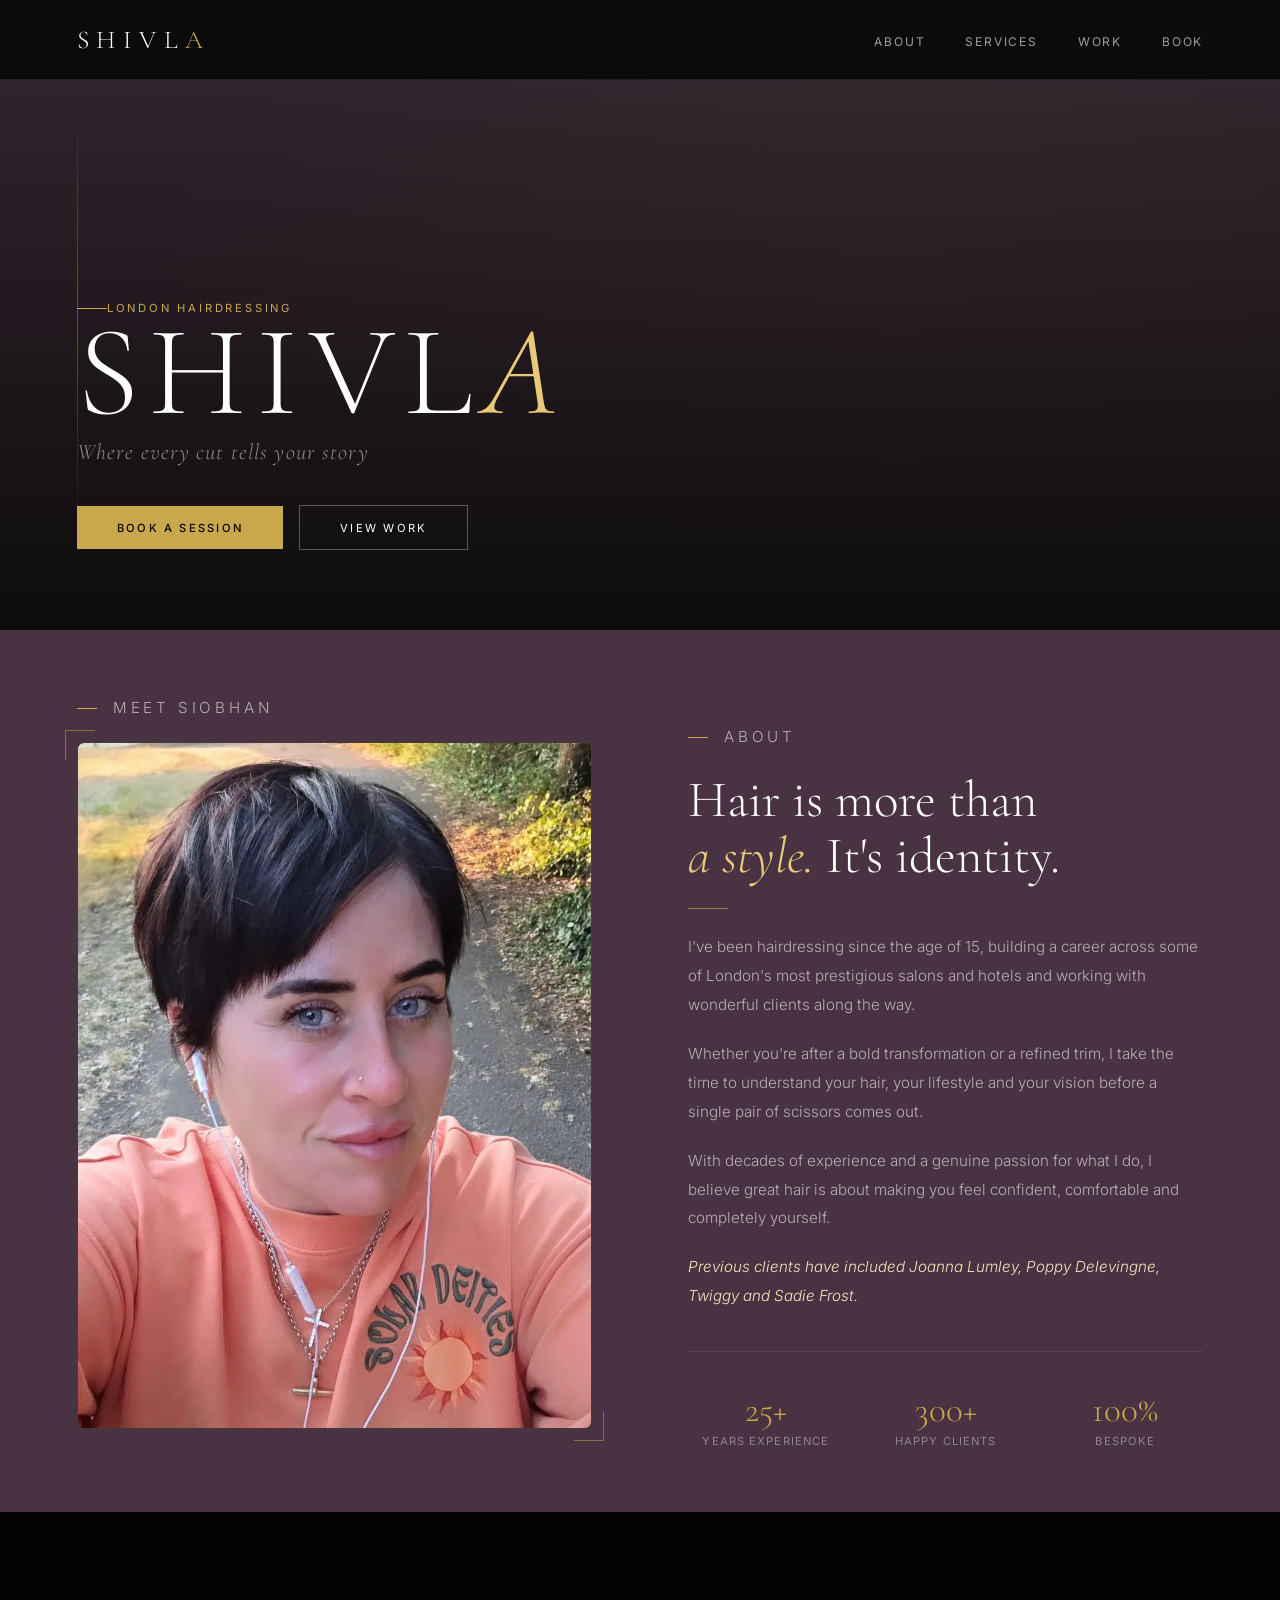
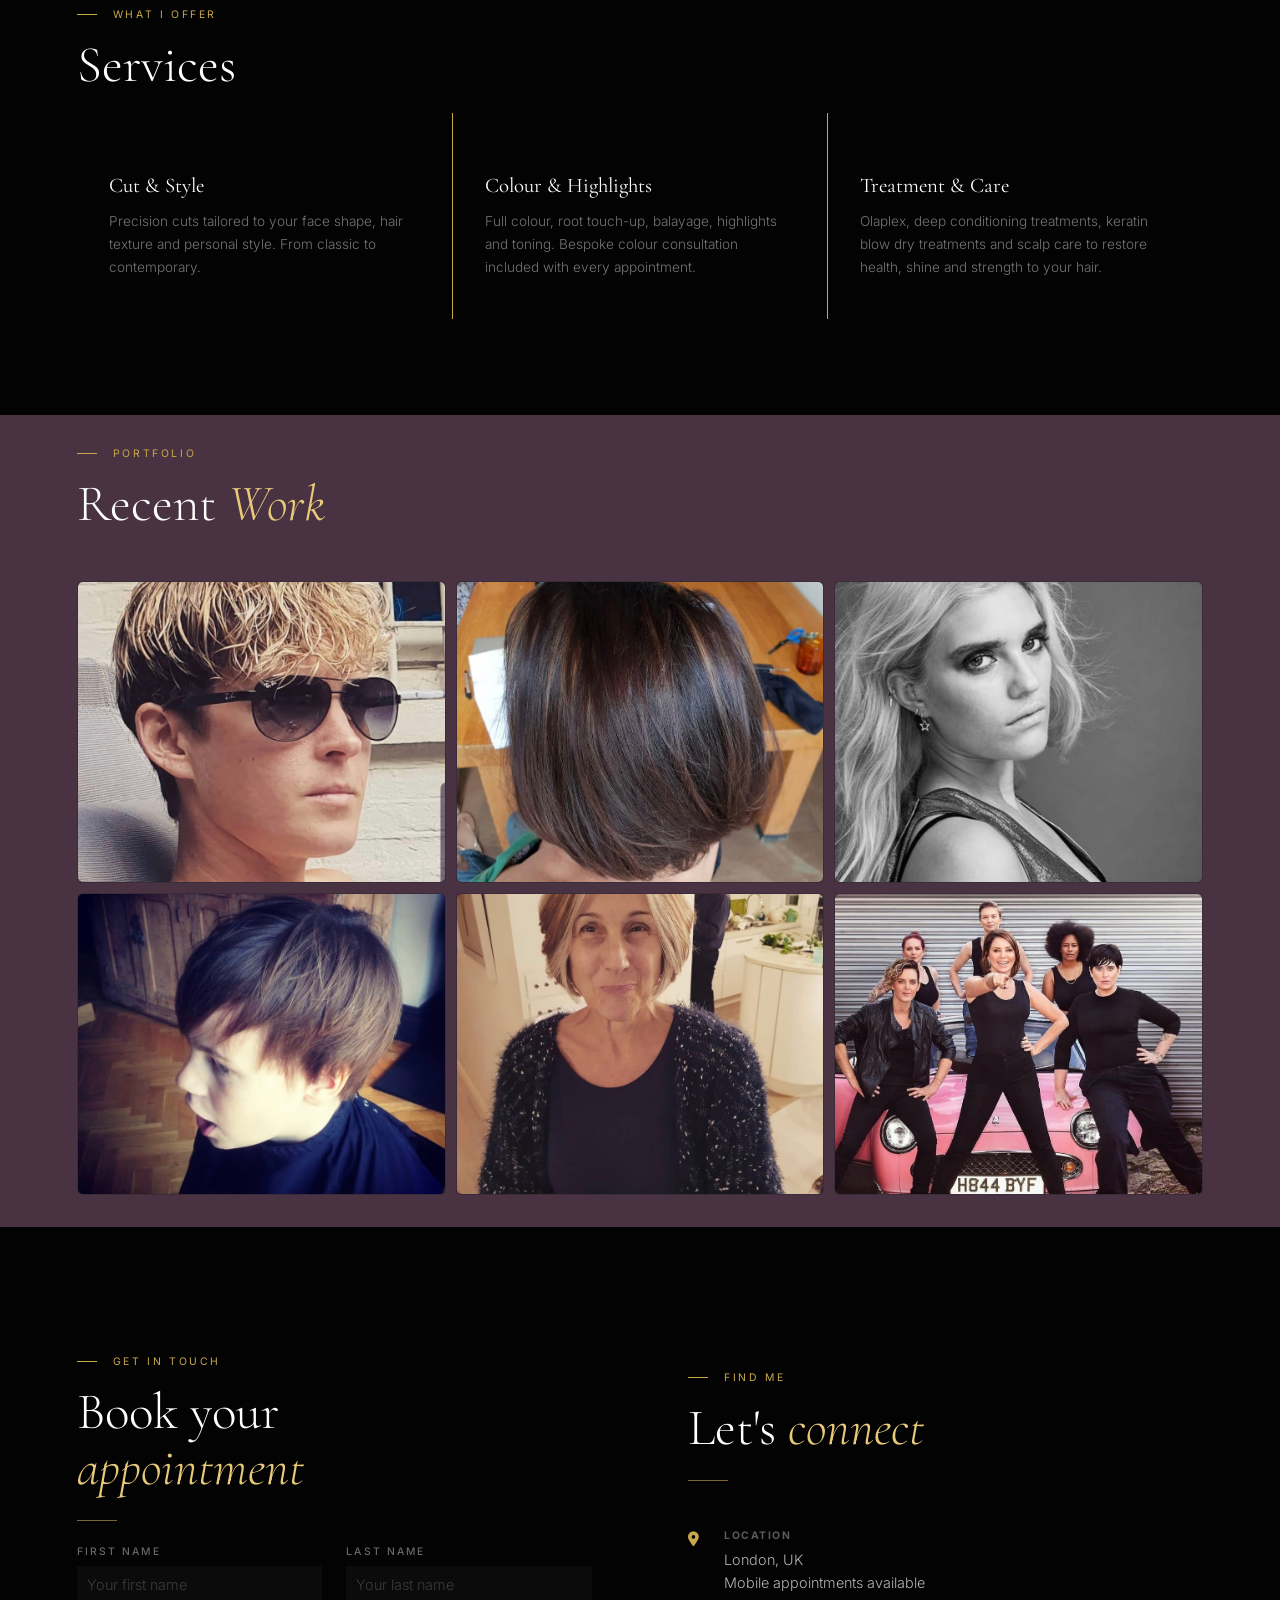
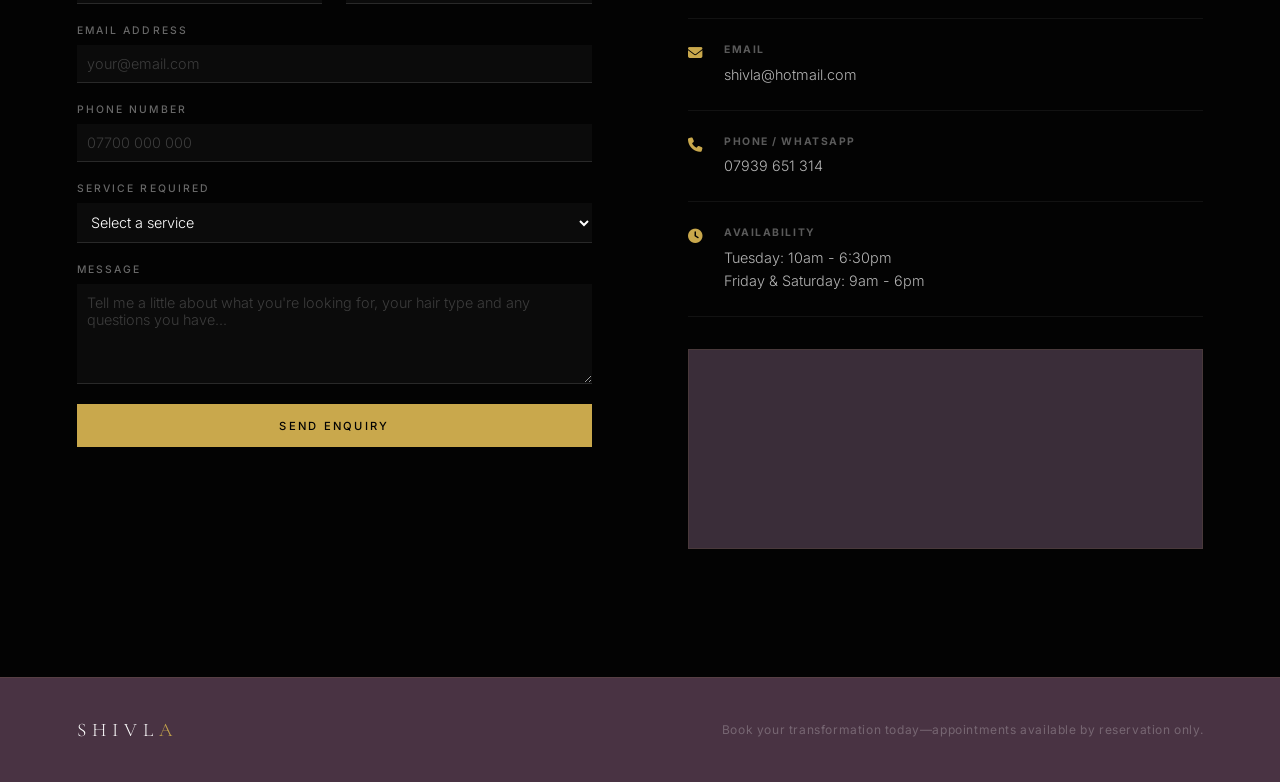
<file: index.html>
<!DOCTYPE html>
<html lang="en">
<head>
  <meta charset="UTF-8">
  <meta name="viewport" content="width=device-width, initial-scale=1.0">
  <title>SHIVLA — London Hairdressing</title>
  <link href="https://fonts.googleapis.com/css2?family=Cormorant+Garamond:ital,wght@0,300;0,400;0,600;1,300;1,400&family=Inter:wght@300;400;500&display=swap" rel="stylesheet">
  <link rel="stylesheet" href="https://cdnjs.cloudflare.com/ajax/libs/font-awesome/6.5.0/css/all.min.css">
  <link rel="stylesheet" href="assets/css/stylesheet.css">
</head>
<body>

  <!-- NAVBAR -->
  <nav>
    <a href="#hero" class="nav-logo">SHIVL<span>A</span></a>
    <button class="hamburger" id="hamburger" aria-label="Toggle menu">
      <span></span><span></span><span></span>
    </button>
    <ul class="nav-links" id="nav-links">
      <li><a href="#about">About</a></li>
      <li><a href="#services">Services</a></li>
      <li><a href="#work">Work</a></li>
      <li><a href="#contact">Book</a></li>
    </ul>
  </nav>

  <!-- HERO -->
  <section id="hero">
    <div class="hero-bg"></div>
    <div class="hero-line"></div>
    
    <div class="hero-content">
      <p class="hero-eyebrow">London Hairdressing</p>
      <h1 class="hero-name">SHIVL<em>A</em></h1>
      <p class="hero-sub">Where every cut tells your story</p>
      <div class="hero-ctas">
        <a href="#contact" class="btn-gold">Book a Session</a>
        <a href="#work" class="btn-outline">View Work</a>
      </div>
    </div>
  </section>

  <!-- ABOUT -->
  <section id="about">
    <p id="bio-img-text" class="section-eyebrow">Meet Siobhan</p>

    <div class="about-grid">

      <div class="about-image-frame fade-in">

        <div class="about-image-placeholder">
          <!--<i class="fas fa-user"></i>-->
          <img id="bio-img" src="assets/images/shivla-bio.webp" alt="image of client hair style">

        </div>
      </div>
      <div class="about-text fade-in">
        <p class="section-eyebrow">About</p>
        <h2 class="section-title">Hair is more than<br><em>a style.</em> It's identity.</h2>
        <div class="section-divider"></div>
        <p>I've been hairdressing since the age of 15, building a career across some of London's most prestigious salons and hotels and working with wonderful clients along the way.</p>        
        <p>Whether you're after a bold transformation or a refined trim, I take the time to understand your hair, your lifestyle and your vision before a single pair of scissors comes out.</p>
        <p>With decades of experience and a genuine passion for what I do, I believe great hair is about making you feel confident, comfortable and completely yourself.</p>
        <p id="previous-clients"><em>Previous clients have included Joanna Lumley, Poppy Delevingne, Twiggy and Sadie Frost.</em></p>
        <div class="about-stats">
          <div class="stat">
            <div class="stat-number">25+</div>
            <div class="stat-label">Years Experience</div>
          </div>
          <div class="stat">
            <div class="stat-number">300+</div>
            <div class="stat-label">Happy Clients</div>
          </div>
          <div class="stat">
            <div class="stat-number">100%</div>
            <div class="stat-label">Bespoke</div>
          </div>
        </div>
      </div>
    </div>
  </section>

  <!-- SERVICES -->
  <section id="services">
    <div class="services-header fade-in">
      <p class="section-eyebrow">What I offer</p>
      <h2 class="section-title">Services</h2>
    </div>
    <div class="services-grid">
      <div class="service-card fade-in">
        <span class="service-icon"></span>
        <h3 class="service-name">Cut & Style</h3>
        <p class="service-desc">Precision cuts tailored to your face shape, hair texture and personal style. From classic to contemporary.</p>
      </div>
      <div class="service-card fade-in">
        <span class="service-icon"></span>
        <h3 class="service-name">Colour & Highlights</h3>
        <p class="service-desc">Full colour, root touch-up, balayage, highlights and toning. Bespoke colour consultation included with every appointment.</p>
      </div>
      <div class="service-card fade-in">
        <span class="service-icon"></span>
        <h3 class="service-name">Treatment & Care</h3>
        <p class="service-desc">Olaplex, deep conditioning treatments, keratin blow dry treatments and scalp care to restore health, shine and strength to your hair.</p>
      </div>
      
  
    </div>
  </section>

  <!-- WORK -->
  <section id="work">
    <div class="work-header fade-in">
      <p class="section-eyebrow">Portfolio</p>
      <h2 class="section-title">Recent <em>Work</em></h2>
    </div>
    <div class="gallery-grid">
      <div class="gallery-item fade-in">
        <div class="gallery-placeholder fade-in visible">
           <!-- <i class="fas fa-image"></i> -->
           <img class="work-imgs" src="assets/images/2.jpg" alt="image of client hair style">

        </div>
        <div class="gallery-overlay"><span>Colour & Cut</span></div>
      </div>
      <div class="gallery-item fade-in">
        <div class="gallery-placeholder">
         <!-- <i class="fas fa-image"></i> -->
          <img class="work-imgs" src="assets/images/5.jpg" alt="image of client hair style">
        </div>
        <div class="gallery-overlay"><span>Lowlights</span></div>
      </div>
      <div class="gallery-item fade-in">
        <div class="gallery-placeholder">
         <!-- <i class="fas fa-image"></i> -->
         <img class="work-imgs" src="assets/images/3.jpg" alt="image of client hair style">

        </div>
        <div class="gallery-overlay"><span>High Fashion</span></div>
      </div>
      <div class="gallery-item fade-in">
        <div class="gallery-placeholder">
         <!-- <i class="fas fa-image"></i> -->
         <img class="work-imgs" src="assets/images/4.jpg" alt="image of client hair style">

        </div>
        <div class="gallery-overlay"><span>Kids</span></div>
      </div>
      <div class="gallery-item fade-in">
        <div class="gallery-placeholder">
           <!-- <i class="fas fa-image"></i> -->
           <img class="work-imgs" src="assets/images/8.jpg" alt="image of client hair style">

        </div>
        <div class="gallery-overlay"><span>Highlights</span></div>
      </div>
      <div class="gallery-item fade-in">
        <div class="gallery-placeholder">
           <!-- <i class="fas fa-image"></i> -->
           <img class="work-imgs" src="assets/images/6.jpg" alt="image of client hair style">

        </div>
        <div class="gallery-overlay"><span>Photo Shoots</span></div>

    </div>
  </section>

  <!-- CONTACT -->
  <section id="contact">
    <div class="contact-grid">
      <div class="fade-in">
        <p class="section-eyebrow">Get in touch</p>
        <h2 class="section-title">Book your<br><em>appointment</em></h2>
        <div class="section-divider"></div>
        <form class="contact-form" action="https://formspree.io/f/mrpzykdb" method="POST">
          <div class="form-row">
            <div class="form-group">
              <label>First Name</label>
              <input type="text" name="first_name" placeholder="Your first name" required>
            </div>
            <div class="form-group">
              <label>Last Name</label>
              <input type="text" name="last_name" placeholder="Your last name" required>
            </div>
          </div>
          <div class="form-group">
            <label>Email Address</label>
            <input type="email" name="email" placeholder="your@email.com" required>
          </div>
          <div class="form-group">
            <label>Phone Number</label>
            <input type="tel" name="phone" placeholder="07700 000 000">
          </div>
          <div class="form-group">
            <label>Service Required</label>
            <select name="service" required>
              <option value="">Select a service</option>
              <option value="cut-style">Cut & Style</option>
              <option value="colour">Colour & Highlights</option>
              <option value="treatment">Treatment & Care</option>
              <option value="bridal">Bridal & Special Occasions</option>
              <option value="mobile">Mobile Appointment</option>
              <option value="other">Other — I'll explain below</option>
            </select>
          </div>
          <div class="form-group">
            <label>Message</label>
            <textarea name="message" placeholder="Tell me a little about what you're looking for, your hair type and any questions you have..."></textarea>
          </div>
          <button type="submit" class="btn-gold" style="border: none; cursor: pointer; font-family: var(--font-body); width: 100%;">
            Send Enquiry
          </button>
        </form>
      </div>

      <div class="contact-info fade-in">
        <p class="section-eyebrow">Find me</p>
        <h2 class="section-title">Let's <em>connect</em></h2>
        <div class="section-divider"></div>

        <div class="contact-info-item">
          <i class="fas fa-map-marker-alt contact-info-icon"></i>
          <div class="contact-info-text">
            <h4>Location</h4>
            <p>London, UK<br>Mobile appointments available</p>
          </div>
        </div>

        <div class="contact-info-item">
          <i class="fas fa-envelope contact-info-icon"></i>
          <div class="contact-info-text">
            <h4>Email</h4>
            <a href="mailto:shivla@hotmail.com">shivla@hotmail.com</a>
          </div>
        </div>

        <div class="contact-info-item">
          <i class="fas fa-phone contact-info-icon"></i>
          <div class="contact-info-text">
            <h4>Phone / WhatsApp</h4>
            <a href="tel:+447939651314">07939 651 314</a>
          </div>
        </div>

        <!--
        <div class="contact-info-item">
          <i class="fab fa-instagram contact-info-icon"></i>
          <div class="contact-info-text">
            <h4>Instagram</h4>
            <a href="https://instagram.com/shivla" target="_blank">@shivla</a>
          </div>
        </div>
        -->

        <div class="contact-info-item">
          <i class="fas fa-clock contact-info-icon"></i>
          <div class="contact-info-text">
            <h4>Availability</h4>
            <p>Tuesday: 10am - 6:30pm <br> Friday & Saturday: 9am - 6pm</p>
          </div>
        </div>

        <div class="map-placeholder">         
          <!-- <i class="fas fa-map-marked-alt"></i> -->         
          <iframe
            width="450"
            height="350"
            frameborder="0" style="border:0"
            referrerpolicy="strict-origin-when-cross-origin"
            src="https://www.google.com/maps/embed?pb=!1m18!1m12!1m3!1d2478.2067588662526!2d-0.2687824598671832!3d51.60110007195192!2m3!1f0!2f0!3f0!3m2!1i1024!2i768!4f13.1!3m3!1m2!1s0x487616b37a7b9e7f%3A0xece1981a88fad33d!2sWatling%20Ave%2C%20Burnt%20Oak%2C%20Edgware%20HA8%200LR!5e0!3m2!1sen!2suk!4v1786963355346!5m2!1sen!2suk""
            allowfullscreen>
          </iframe>
        </div>
      </div>
    </div>
  </section>

  <!-- FOOTER -->
  <footer>
    <a href="#hero" class="footer-logo">SHIVL<span>A</span></a>
    <p>Book your transformation today—appointments available by reservation only.</p>
        
    <!--
      <div class="footer-socials">
      <a href="#" aria-label="Instagram"><i class="fab fa-instagram"></i></a>
      <a href="#" aria-label="TikTok"><i class="fab fa-tiktok"></i></a>
      <a href="#" aria-label="Facebook"><i class="fab fa-facebook"></i></a>
    </div>
  -->
  </footer>

  <script>
    // Mobile menu
    const hamburger = document.getElementById('hamburger');
    const navLinks = document.getElementById('nav-links');
    hamburger.addEventListener('click', () => navLinks.classList.toggle('open'));
    navLinks.querySelectorAll('a').forEach(link => {
      link.addEventListener('click', () => navLinks.classList.remove('open'));
    });

    // Fade in on scroll
    const fadeEls = document.querySelectorAll('.fade-in');
    const observer = new IntersectionObserver((entries) => {
      entries.forEach((entry, i) => {
        if (entry.isIntersecting) {
          setTimeout(() => entry.target.classList.add('visible'), i * 80);
          observer.unobserve(entry.target);
        }
      });
    }, { threshold: 0.1 });
    fadeEls.forEach(el => observer.observe(el));
  </script>

</body>
</html>
</file>
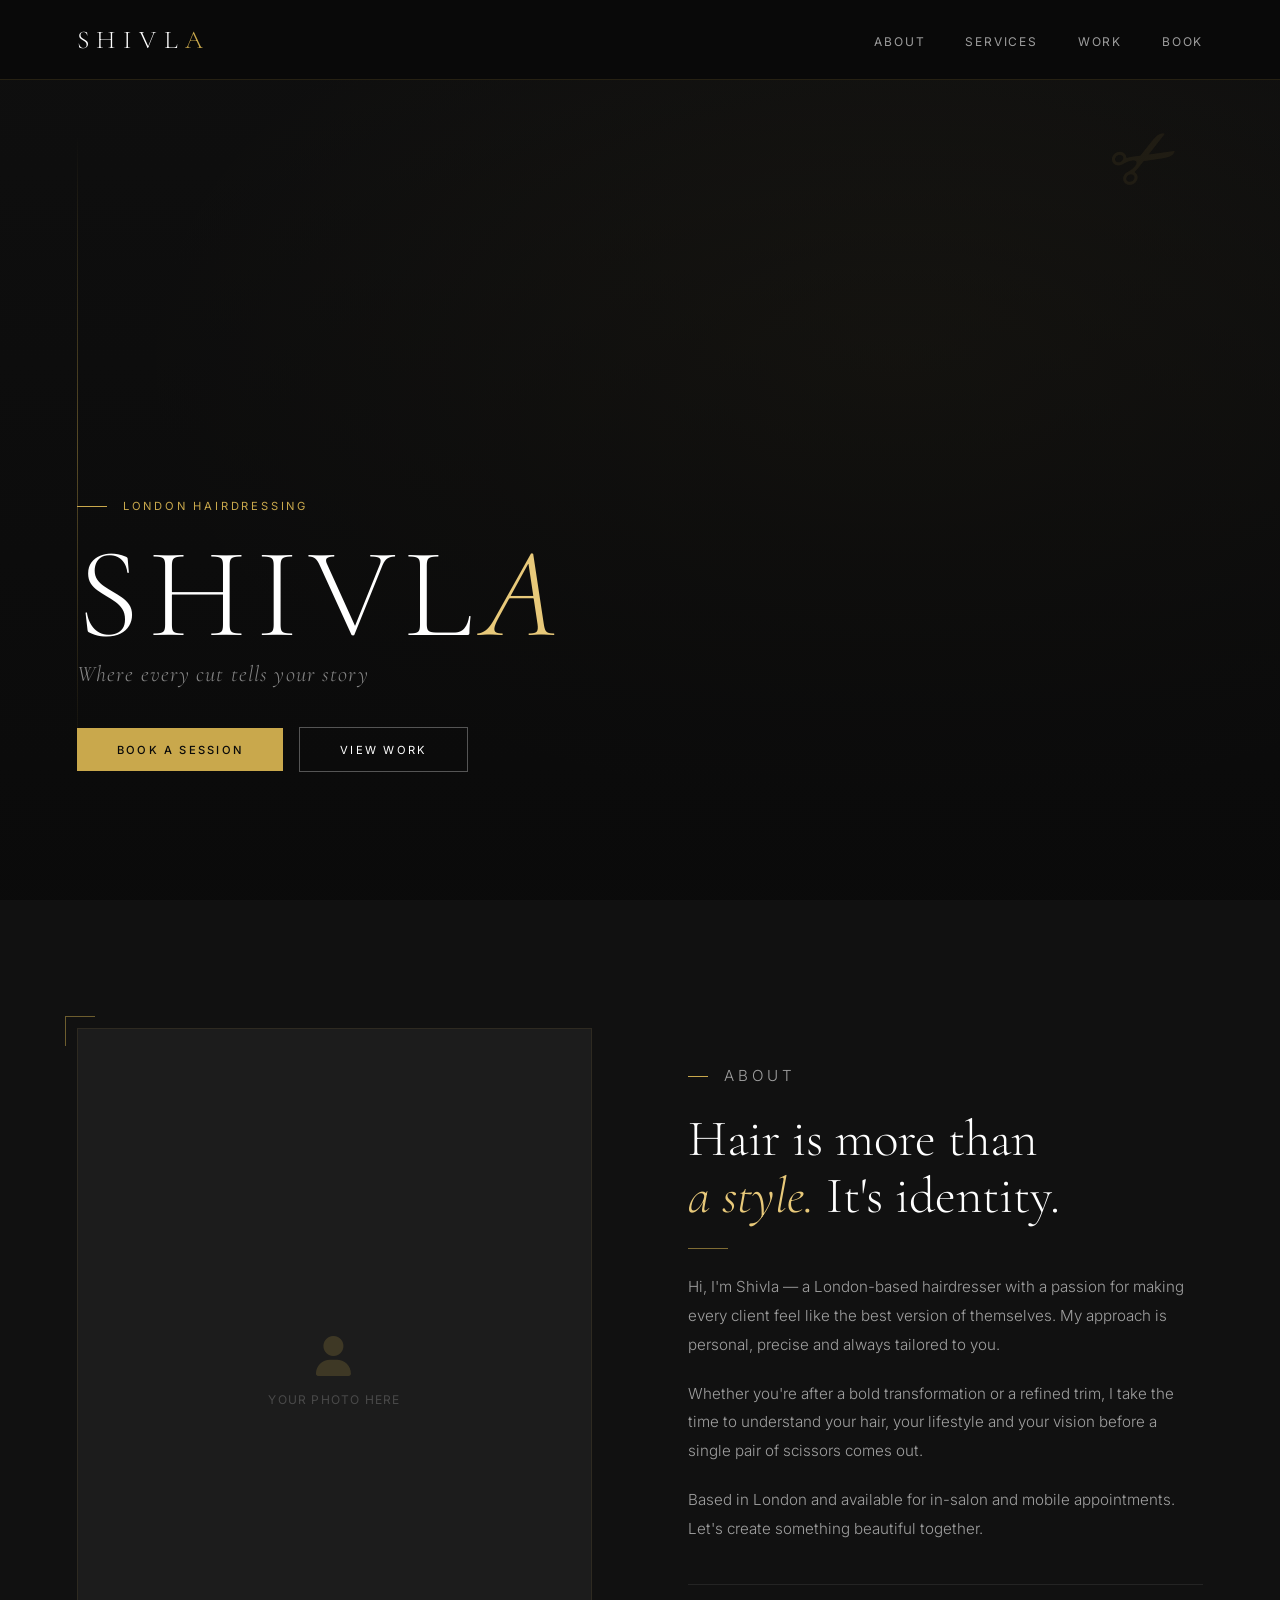
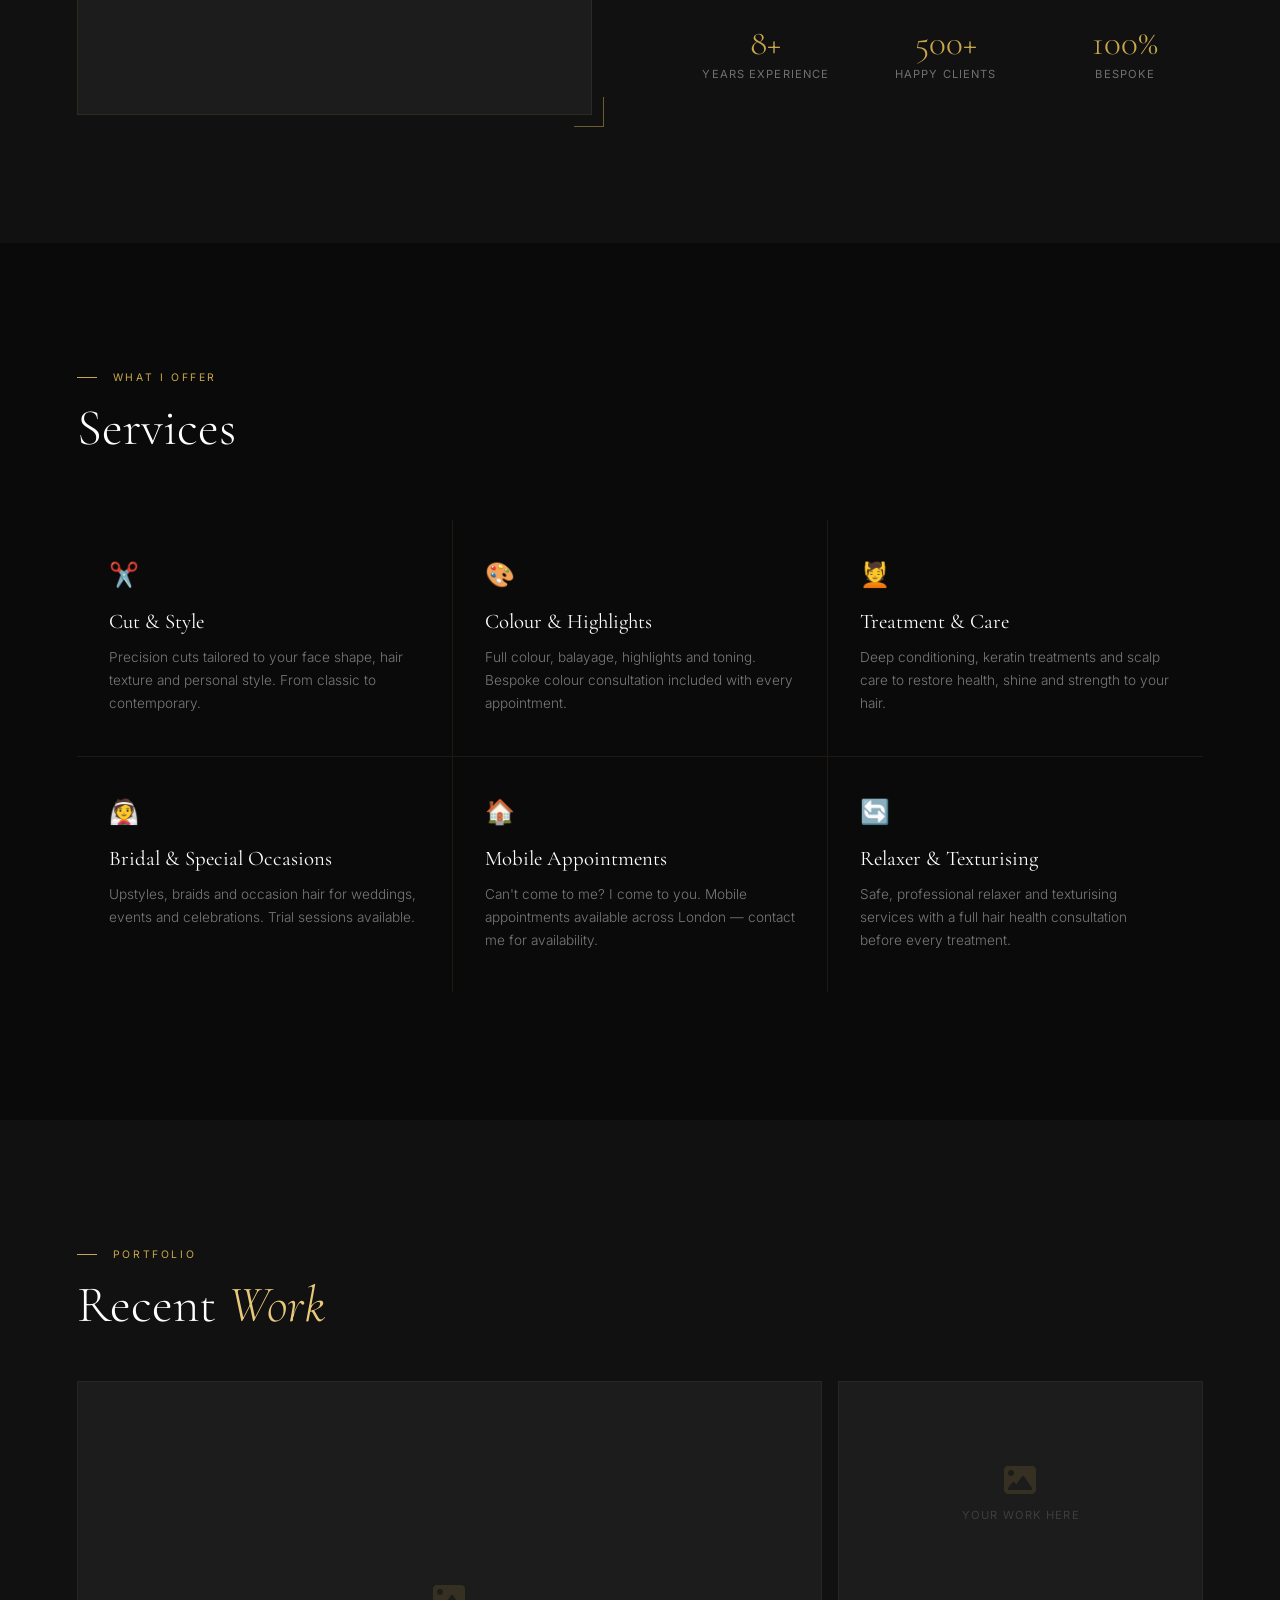
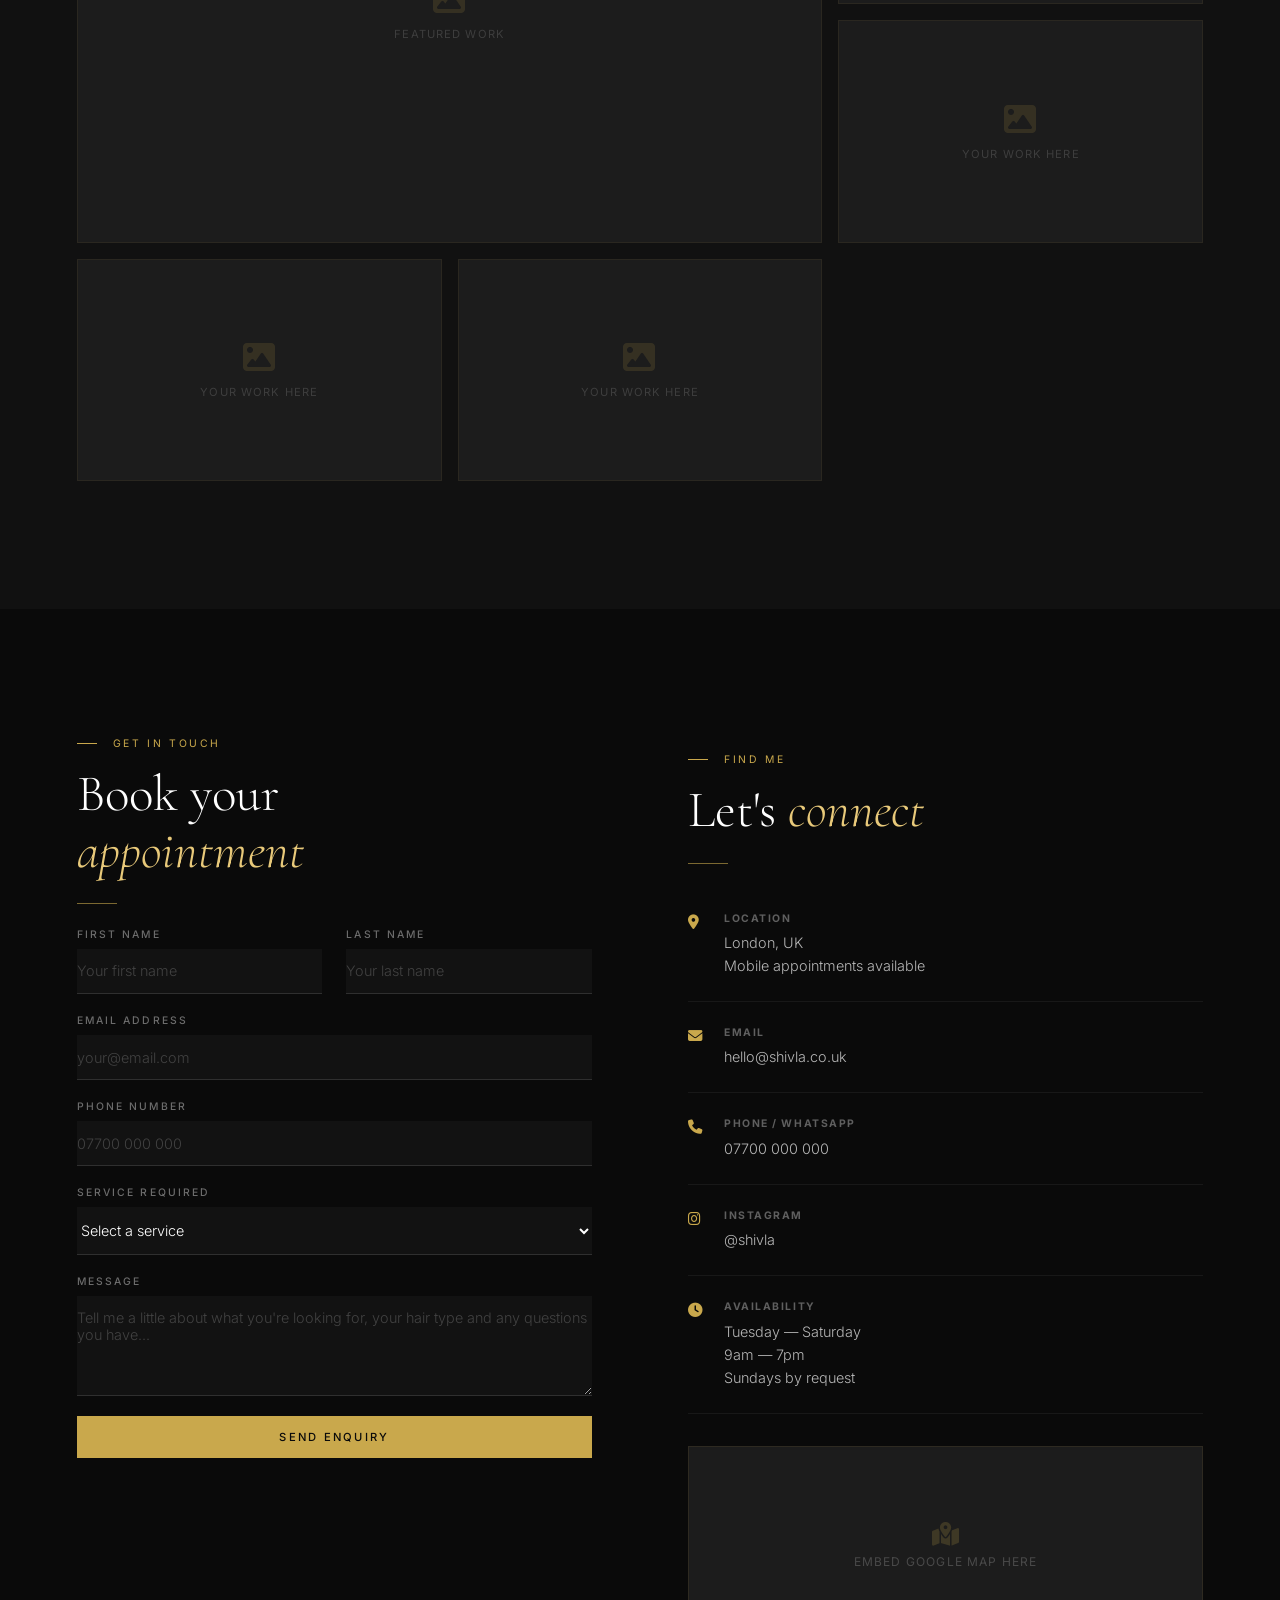
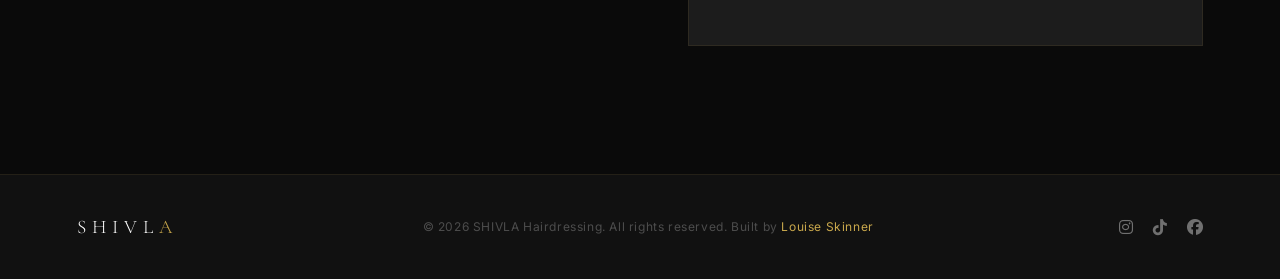
<file: shivla.html>
<!DOCTYPE html>
<html lang="en">
<head>
  <meta charset="UTF-8">
  <meta name="viewport" content="width=device-width, initial-scale=1.0">
  <title>SHIVLA — London Hairdressing</title>
  <link href="https://fonts.googleapis.com/css2?family=Cormorant+Garamond:ital,wght@0,300;0,400;0,600;1,300;1,400&family=Inter:wght@300;400;500&display=swap" rel="stylesheet">
  <link rel="stylesheet" href="https://cdnjs.cloudflare.com/ajax/libs/font-awesome/6.5.0/css/all.min.css">
  <style>
    *, *::before, *::after { box-sizing: border-box; margin: 0; padding: 0; }

    :root {
      --black: #0a0a0a;
      --off-black: #111111;
      --charcoal: #1c1c1c;
      --gold: #c9a84c;
      --gold-light: #e8c97a;
      --gold-pale: #f5e6c0;
      --white: #ffffff;
      --off-white: #faf9f7;
      --mid: #888888;
      --font-display: 'Cormorant Garamond', serif;
      --font-body: 'Inter', sans-serif;
    }

    html { scroll-behavior: smooth; }

    body {
      font-family: var(--font-body);
      background: var(--black);
      color: var(--white);
      overflow-x: hidden;
    }

    /* ===== NAVBAR ===== */
    nav {
      position: fixed;
      top: 0; left: 0; right: 0;
      z-index: 100;
      display: flex;
      justify-content: space-between;
      align-items: center;
      padding: 1.5rem 6%;
      background: rgba(10,10,10,0.95);
      backdrop-filter: blur(10px);
      border-bottom: 1px solid rgba(201,168,76,0.15);
    }

    .nav-logo {
      font-family: var(--font-display);
      font-size: 1.6rem;
      font-weight: 300;
      letter-spacing: 0.3em;
      color: var(--white);
      text-decoration: none;
    }

    .nav-logo span { color: var(--gold); }

    .nav-links {
      display: flex;
      gap: 2.5rem;
      list-style: none;
    }

    .nav-links a {
      text-decoration: none;
      color: rgba(255,255,255,0.6);
      font-size: 0.75rem;
      font-weight: 400;
      letter-spacing: 0.15em;
      text-transform: uppercase;
      transition: color 0.2s;
    }

    .nav-links a:hover { color: var(--gold); }

    .hamburger {
      display: none;
      flex-direction: column;
      gap: 5px;
      cursor: pointer;
      background: none;
      border: none;
      padding: 4px;
    }

    .hamburger span {
      display: block;
      width: 22px;
      height: 1px;
      background: var(--white);
      transition: all 0.3s;
    }

    /* ===== HERO ===== */
    #hero {
      min-height: 100vh;
      display: flex;
      align-items: flex-end;
      padding: 0 6% 8rem;
      position: relative;
      overflow: hidden;
      background: var(--off-black);
    }

    .hero-bg {
      position: absolute;
      inset: 0;
      background: 
        linear-gradient(to bottom, rgba(10,10,10,0.3) 0%, rgba(10,10,10,0.7) 60%, rgba(10,10,10,0.95) 100%),
        radial-gradient(ellipse at 70% 40%, rgba(201,168,76,0.08) 0%, transparent 60%);
    }

    /* Gold scissors decorative element */
    .hero-deco {
      position: absolute;
      top: 12%;
      right: 8%;
      font-size: 5rem;
      color: rgba(201,168,76,0.08);
      transform: rotate(-30deg);
      pointer-events: none;
      font-style: normal;
    }

    /* Thin gold vertical line - the signature element */
    .hero-line {
      position: absolute;
      left: 6%;
      top: 15%;
      bottom: 15%;
      width: 1px;
      background: linear-gradient(to bottom, transparent, var(--gold), transparent);
      opacity: 0.4;
    }

    .hero-content {
      position: relative;
      z-index: 2;
      max-width: 680px;
    }

    .hero-eyebrow {
      font-size: 0.7rem;
      font-weight: 400;
      letter-spacing: 0.25em;
      text-transform: uppercase;
      color: var(--gold);
      margin-bottom: 1.5rem;
      display: flex;
      align-items: center;
      gap: 1rem;
    }

    .hero-eyebrow::before {
      content: '';
      display: inline-block;
      width: 30px;
      height: 1px;
      background: var(--gold);
    }

    .hero-name {
      font-family: var(--font-display);
      font-size: clamp(4rem, 10vw, 8rem);
      font-weight: 300;
      line-height: 0.9;
      letter-spacing: 0.08em;
      color: var(--white);
      margin-bottom: 0.5rem;
    }

    .hero-name em {
      font-style: italic;
      color: var(--gold-light);
    }

    .hero-sub {
      font-family: var(--font-display);
      font-size: clamp(1rem, 2.5vw, 1.4rem);
      font-weight: 300;
      font-style: italic;
      color: rgba(255,255,255,0.5);
      margin-bottom: 2.5rem;
      letter-spacing: 0.05em;
    }

    .hero-ctas {
      display: flex;
      gap: 1rem;
      align-items: center;
      flex-wrap: wrap;
    }

    .btn-gold {
      background: var(--gold);
      color: var(--black);
      padding: 0.9rem 2.5rem;
      text-decoration: none;
      font-size: 0.7rem;
      font-weight: 500;
      letter-spacing: 0.2em;
      text-transform: uppercase;
      transition: background 0.2s, transform 0.2s;
      display: inline-block;
    }

    .btn-gold:hover {
      background: var(--gold-light);
      transform: translateY(-2px);
    }

    .btn-outline {
      background: transparent;
      color: var(--white);
      padding: 0.9rem 2.5rem;
      text-decoration: none;
      font-size: 0.7rem;
      font-weight: 400;
      letter-spacing: 0.2em;
      text-transform: uppercase;
      border: 1px solid rgba(255,255,255,0.3);
      transition: all 0.2s;
      display: inline-block;
    }

    .btn-outline:hover {
      border-color: var(--gold);
      color: var(--gold);
    }

    /* ===== SECTIONS ===== */
    .section-eyebrow {
      font-size: 0.65rem;
      font-weight: 400;
      letter-spacing: 0.25em;
      text-transform: uppercase;
      color: var(--gold);
      margin-bottom: 1rem;
      display: flex;
      align-items: center;
      gap: 1rem;
    }

    .section-eyebrow::before {
      content: '';
      display: inline-block;
      width: 20px;
      height: 1px;
      background: var(--gold);
    }

    .section-title {
      font-family: var(--font-display);
      font-size: clamp(2rem, 4vw, 3.2rem);
      font-weight: 300;
      line-height: 1.1;
      color: var(--white);
      margin-bottom: 1.25rem;
    }

    .section-title em {
      font-style: italic;
      color: var(--gold-light);
    }

    .section-divider {
      width: 40px;
      height: 1px;
      background: var(--gold);
      margin: 1.5rem 0;
      opacity: 0.6;
    }

    /* ===== ABOUT ===== */
    #about {
      padding: 8rem 6%;
      background: var(--off-black);
    }

    .about-grid {
      display: grid;
      grid-template-columns: 1fr 1fr;
      gap: 6rem;
      align-items: center;
      max-width: 1200px;
      margin: 0 auto;
    }

    .about-image-frame {
      position: relative;
    }

    .about-image-placeholder {
      width: 100%;
      aspect-ratio: 3/4;
      background: var(--charcoal);
      display: flex;
      flex-direction: column;
      align-items: center;
      justify-content: center;
      gap: 1rem;
      color: rgba(255,255,255,0.2);
      font-size: 0.75rem;
      letter-spacing: 0.1em;
      text-transform: uppercase;
      border: 1px solid rgba(201,168,76,0.1);
    }

    .about-image-placeholder i { font-size: 2.5rem; color: rgba(201,168,76,0.2); }

    /* Gold corner accents */
    .about-image-frame::before,
    .about-image-frame::after {
      content: '';
      position: absolute;
      width: 30px;
      height: 30px;
      border-color: var(--gold);
      border-style: solid;
      opacity: 0.5;
    }

    .about-image-frame::before {
      top: -12px;
      left: -12px;
      border-width: 1px 0 0 1px;
    }

    .about-image-frame::after {
      bottom: -12px;
      right: -12px;
      border-width: 0 1px 1px 0;
    }

    .about-text p {
      color: rgba(255,255,255,0.6);
      line-height: 1.9;
      font-size: 0.95rem;
      margin-bottom: 1.25rem;
      font-weight: 300;
    }

    .about-stats {
      display: grid;
      grid-template-columns: repeat(3, 1fr);
      gap: 1.5rem;
      margin-top: 2.5rem;
      padding-top: 2.5rem;
      border-top: 1px solid rgba(255,255,255,0.08);
    }

    .stat {
      text-align: center;
    }

    .stat-number {
      font-family: var(--font-display);
      font-size: 2.2rem;
      font-weight: 300;
      color: var(--gold);
      line-height: 1;
      margin-bottom: 0.4rem;
    }

    .stat-label {
      font-size: 0.7rem;
      letter-spacing: 0.1em;
      text-transform: uppercase;
      color: rgba(255,255,255,0.4);
    }

    /* ===== SERVICES ===== */
    #services {
      padding: 8rem 6%;
      background: var(--black);
    }

    .services-header {
      max-width: 1200px;
      margin: 0 auto 4rem;
    }

    .services-grid {
      display: grid;
      grid-template-columns: repeat(3, 1fr);
      gap: 1px;
      background: rgba(201,168,76,0.1);
      max-width: 1200px;
      margin: 0 auto;
    }

    .service-card {
      background: var(--black);
      padding: 2.5rem 2rem;
      transition: background 0.3s;
      position: relative;
      overflow: hidden;
    }

    .service-card::after {
      content: '';
      position: absolute;
      bottom: 0;
      left: 0;
      right: 0;
      height: 1px;
      background: linear-gradient(to right, transparent, var(--gold), transparent);
      transform: scaleX(0);
      transition: transform 0.3s;
    }

    .service-card:hover { background: var(--charcoal); }
    .service-card:hover::after { transform: scaleX(1); }

    .service-icon {
      font-size: 1.5rem;
      margin-bottom: 1.25rem;
      display: block;
    }

    .service-name {
      font-family: var(--font-display);
      font-size: 1.3rem;
      font-weight: 400;
      color: var(--white);
      margin-bottom: 0.75rem;
    }

    .service-desc {
      font-size: 0.85rem;
      color: rgba(255,255,255,0.45);
      line-height: 1.7;
      font-weight: 300;
    }

    /* ===== WORK / GALLERY ===== */
    #work {
      padding: 8rem 6%;
      background: var(--off-black);
    }

    .work-header {
      max-width: 1200px;
      margin: 0 auto 3rem;
    }

    .gallery-grid {
      display: grid;
      grid-template-columns: repeat(3, 1fr);
      grid-template-rows: auto auto;
      gap: 1rem;
      max-width: 1200px;
      margin: 0 auto;
    }

    .gallery-item {
      background: var(--charcoal);
      overflow: hidden;
      position: relative;
      border: 1px solid rgba(201,168,76,0.08);
    }

    .gallery-item:first-child {
      grid-column: 1 / 3;
      grid-row: 1 / 3;
    }

    .gallery-placeholder {
      width: 100%;
      height: 100%;
      min-height: 220px;
      display: flex;
      flex-direction: column;
      align-items: center;
      justify-content: center;
      gap: 0.75rem;
      color: rgba(255,255,255,0.15);
      font-size: 0.7rem;
      letter-spacing: 0.1em;
      text-transform: uppercase;
    }

    .gallery-item:first-child .gallery-placeholder { min-height: 460px; }
    .gallery-placeholder i { font-size: 2rem; color: rgba(201,168,76,0.15); }

    .gallery-overlay {
      position: absolute;
      inset: 0;
      background: rgba(10,10,10,0.7);
      display: flex;
      align-items: center;
      justify-content: center;
      opacity: 0;
      transition: opacity 0.3s;
    }

    .gallery-item:hover .gallery-overlay { opacity: 1; }

    .gallery-overlay span {
      font-family: var(--font-display);
      font-size: 1rem;
      font-style: italic;
      color: var(--gold-light);
      letter-spacing: 0.1em;
    }

    /* ===== CONTACT ===== */
    #contact {
      padding: 8rem 6%;
      background: var(--black);
    }

    .contact-grid {
      display: grid;
      grid-template-columns: 1fr 1fr;
      gap: 6rem;
      max-width: 1200px;
      margin: 0 auto;
      align-items: start;
    }

    .contact-form {
      display: flex;
      flex-direction: column;
      gap: 1.25rem;
    }

    .form-group {
      display: flex;
      flex-direction: column;
      gap: 0.5rem;
    }

    .form-group label {
      font-size: 0.65rem;
      font-weight: 500;
      letter-spacing: 0.2em;
      text-transform: uppercase;
      color: rgba(255,255,255,0.4);
    }

    .form-group input,
    .form-group textarea,
    .form-group select {
      background: rgba(255,255,255,0.03);
      border: none;
      border-bottom: 1px solid rgba(255,255,255,0.12);
      padding: 0.85rem 0;
      color: var(--white);
      font-family: var(--font-body);
      font-size: 0.9rem;
      font-weight: 300;
      outline: none;
      transition: border-color 0.2s;
      width: 100%;
    }

    .form-group input:focus,
    .form-group textarea:focus,
    .form-group select:focus {
      border-bottom-color: var(--gold);
    }

    .form-group input::placeholder,
    .form-group textarea::placeholder {
      color: rgba(255,255,255,0.2);
    }

    .form-group select option { background: var(--off-black); }
    .form-group textarea { resize: vertical; min-height: 100px; }

    .form-row {
      display: grid;
      grid-template-columns: 1fr 1fr;
      gap: 1.5rem;
    }

    .contact-info { padding-top: 1rem; }

    .contact-info-item {
      display: flex;
      gap: 1.25rem;
      align-items: flex-start;
      padding: 1.5rem 0;
      border-bottom: 1px solid rgba(255,255,255,0.06);
    }

    .contact-info-item:last-child { border-bottom: none; }

    .contact-info-icon {
      color: var(--gold);
      font-size: 0.9rem;
      width: 16px;
      margin-top: 3px;
      flex-shrink: 0;
    }

    .contact-info-text h4 {
      font-size: 0.65rem;
      letter-spacing: 0.15em;
      text-transform: uppercase;
      color: rgba(255,255,255,0.35);
      margin-bottom: 0.4rem;
    }

    .contact-info-text p, .contact-info-text a {
      font-size: 0.9rem;
      color: rgba(255,255,255,0.7);
      font-weight: 300;
      line-height: 1.6;
      text-decoration: none;
      transition: color 0.2s;
    }

    .contact-info-text a:hover { color: var(--gold); }

    /* Map placeholder */
    .map-placeholder {
      width: 100%;
      height: 200px;
      background: var(--charcoal);
      border: 1px solid rgba(201,168,76,0.1);
      display: flex;
      flex-direction: column;
      align-items: center;
      justify-content: center;
      gap: 0.5rem;
      color: rgba(255,255,255,0.2);
      font-size: 0.75rem;
      letter-spacing: 0.1em;
      text-transform: uppercase;
      margin-top: 2rem;
    }

    .map-placeholder i { font-size: 1.5rem; color: rgba(201,168,76,0.2); }

    /* ===== FOOTER ===== */
    footer {
      background: var(--off-black);
      padding: 2.5rem 6%;
      border-top: 1px solid rgba(201,168,76,0.1);
      display: flex;
      justify-content: space-between;
      align-items: center;
      flex-wrap: wrap;
      gap: 1rem;
    }

    .footer-logo {
      font-family: var(--font-display);
      font-size: 1.2rem;
      font-weight: 300;
      letter-spacing: 0.3em;
      color: var(--white);
      text-decoration: none;
    }

    .footer-logo span { color: var(--gold); }

    footer p {
      font-size: 0.75rem;
      color: rgba(255,255,255,0.25);
      letter-spacing: 0.05em;
    }

    footer a { color: var(--gold); text-decoration: none; }

    .footer-socials {
      display: flex;
      gap: 1.25rem;
    }

    .footer-socials a {
      color: rgba(255,255,255,0.4);
      font-size: 1rem;
      transition: color 0.2s;
      text-decoration: none;
    }

    .footer-socials a:hover { color: var(--gold); }

    /* ===== MOBILE NAV ===== */
    @media (max-width: 768px) {
      .hamburger { display: flex; }

      .nav-links {
        display: none;
        position: absolute;
        top: 100%;
        left: 0; right: 0;
        background: var(--off-black);
        flex-direction: column;
        padding: 2rem 6%;
        gap: 1.5rem;
        border-bottom: 1px solid rgba(201,168,76,0.15);
      }

      .nav-links.open { display: flex; }

      .about-grid,
      .contact-grid { grid-template-columns: 1fr; gap: 3rem; }

      .services-grid { grid-template-columns: 1fr; }

      .gallery-grid { grid-template-columns: 1fr 1fr; }
      .gallery-item:first-child { grid-column: 1 / 3; grid-row: auto; }

      .about-stats { grid-template-columns: repeat(3, 1fr); }

      .form-row { grid-template-columns: 1fr; gap: 1.25rem; }

      #hero { padding-bottom: 5rem; }
    }

    /* ===== FADE IN ===== */
    .fade-in {
      opacity: 0;
      transform: translateY(24px);
      transition: opacity 0.8s ease, transform 0.8s ease;
    }

    .fade-in.visible { opacity: 1; transform: translateY(0); }
  </style>
</head>
<body>

  <!-- NAVBAR -->
  <nav>
    <a href="#hero" class="nav-logo">SHIVL<span>A</span></a>
    <button class="hamburger" id="hamburger" aria-label="Toggle menu">
      <span></span><span></span><span></span>
    </button>
    <ul class="nav-links" id="nav-links">
      <li><a href="#about">About</a></li>
      <li><a href="#services">Services</a></li>
      <li><a href="#work">Work</a></li>
      <li><a href="#contact">Book</a></li>
    </ul>
  </nav>

  <!-- HERO -->
  <section id="hero">
    <div class="hero-bg"></div>
    <div class="hero-line"></div>
    <div class="hero-deco">✂</div>
    <div class="hero-content">
      <p class="hero-eyebrow">London Hairdressing</p>
      <h1 class="hero-name">SHIVL<em>A</em></h1>
      <p class="hero-sub">Where every cut tells your story</p>
      <div class="hero-ctas">
        <a href="#contact" class="btn-gold">Book a Session</a>
        <a href="#work" class="btn-outline">View Work</a>
      </div>
    </div>
  </section>

  <!-- ABOUT -->
  <section id="about">
    <div class="about-grid">
      <div class="about-image-frame fade-in">
        <div class="about-image-placeholder">
          <i class="fas fa-user"></i>
          Your photo here
        </div>
      </div>
      <div class="about-text fade-in">
        <p class="section-eyebrow">About</p>
        <h2 class="section-title">Hair is more than<br><em>a style.</em> It's identity.</h2>
        <div class="section-divider"></div>
        <p>Hi, I'm Shivla — a London-based hairdresser with a passion for making every client feel like the best version of themselves. My approach is personal, precise and always tailored to you.</p>
        <p>Whether you're after a bold transformation or a refined trim, I take the time to understand your hair, your lifestyle and your vision before a single pair of scissors comes out.</p>
        <p>Based in London and available for in-salon and mobile appointments. Let's create something beautiful together.</p>
        <div class="about-stats">
          <div class="stat">
            <div class="stat-number">8+</div>
            <div class="stat-label">Years Experience</div>
          </div>
          <div class="stat">
            <div class="stat-number">500+</div>
            <div class="stat-label">Happy Clients</div>
          </div>
          <div class="stat">
            <div class="stat-number">100%</div>
            <div class="stat-label">Bespoke</div>
          </div>
        </div>
      </div>
    </div>
  </section>

  <!-- SERVICES -->
  <section id="services">
    <div class="services-header fade-in">
      <p class="section-eyebrow">What I offer</p>
      <h2 class="section-title">Services</h2>
    </div>
    <div class="services-grid">
      <div class="service-card fade-in">
        <span class="service-icon">✂️</span>
        <h3 class="service-name">Cut & Style</h3>
        <p class="service-desc">Precision cuts tailored to your face shape, hair texture and personal style. From classic to contemporary.</p>
      </div>
      <div class="service-card fade-in">
        <span class="service-icon">🎨</span>
        <h3 class="service-name">Colour & Highlights</h3>
        <p class="service-desc">Full colour, balayage, highlights and toning. Bespoke colour consultation included with every appointment.</p>
      </div>
      <div class="service-card fade-in">
        <span class="service-icon">💆</span>
        <h3 class="service-name">Treatment & Care</h3>
        <p class="service-desc">Deep conditioning, keratin treatments and scalp care to restore health, shine and strength to your hair.</p>
      </div>
      <div class="service-card fade-in">
        <span class="service-icon">👰</span>
        <h3 class="service-name">Bridal & Special Occasions</h3>
        <p class="service-desc">Upstyles, braids and occasion hair for weddings, events and celebrations. Trial sessions available.</p>
      </div>
      <div class="service-card fade-in">
        <span class="service-icon">🏠</span>
        <h3 class="service-name">Mobile Appointments</h3>
        <p class="service-desc">Can't come to me? I come to you. Mobile appointments available across London — contact me for availability.</p>
      </div>
      <div class="service-card fade-in">
        <span class="service-icon">🔄</span>
        <h3 class="service-name">Relaxer & Texturising</h3>
        <p class="service-desc">Safe, professional relaxer and texturising services with a full hair health consultation before every treatment.</p>
      </div>
    </div>
  </section>

  <!-- WORK -->
  <section id="work">
    <div class="work-header fade-in">
      <p class="section-eyebrow">Portfolio</p>
      <h2 class="section-title">Recent <em>Work</em></h2>
    </div>
    <div class="gallery-grid">
      <div class="gallery-item fade-in">
        <div class="gallery-placeholder">
          <i class="fas fa-image"></i>
          Featured work
        </div>
        <div class="gallery-overlay"><span>Colour & Cut</span></div>
      </div>
      <div class="gallery-item fade-in">
        <div class="gallery-placeholder">
          <i class="fas fa-image"></i>
          Your work here
        </div>
        <div class="gallery-overlay"><span>Balayage</span></div>
      </div>
      <div class="gallery-item fade-in">
        <div class="gallery-placeholder">
          <i class="fas fa-image"></i>
          Your work here
        </div>
        <div class="gallery-overlay"><span>Bridal Style</span></div>
      </div>
      <div class="gallery-item fade-in">
        <div class="gallery-placeholder">
          <i class="fas fa-image"></i>
          Your work here
        </div>
        <div class="gallery-overlay"><span>Natural Texture</span></div>
      </div>
      <div class="gallery-item fade-in">
        <div class="gallery-placeholder">
          <i class="fas fa-image"></i>
          Your work here
        </div>
        <div class="gallery-overlay"><span>Highlights</span></div>
      </div>
    </div>
  </section>

  <!-- CONTACT -->
  <section id="contact">
    <div class="contact-grid">
      <div class="fade-in">
        <p class="section-eyebrow">Get in touch</p>
        <h2 class="section-title">Book your<br><em>appointment</em></h2>
        <div class="section-divider"></div>
        <form class="contact-form" action="https://formspree.io/f/yourformid" method="POST">
          <div class="form-row">
            <div class="form-group">
              <label>First Name</label>
              <input type="text" name="first_name" placeholder="Your first name" required>
            </div>
            <div class="form-group">
              <label>Last Name</label>
              <input type="text" name="last_name" placeholder="Your last name" required>
            </div>
          </div>
          <div class="form-group">
            <label>Email Address</label>
            <input type="email" name="email" placeholder="your@email.com" required>
          </div>
          <div class="form-group">
            <label>Phone Number</label>
            <input type="tel" name="phone" placeholder="07700 000 000">
          </div>
          <div class="form-group">
            <label>Service Required</label>
            <select name="service" required>
              <option value="">Select a service</option>
              <option value="cut-style">Cut & Style</option>
              <option value="colour">Colour & Highlights</option>
              <option value="treatment">Treatment & Care</option>
              <option value="bridal">Bridal & Special Occasions</option>
              <option value="mobile">Mobile Appointment</option>
              <option value="relaxer">Relaxer & Texturising</option>
              <option value="other">Other — I'll explain below</option>
            </select>
          </div>
          <div class="form-group">
            <label>Message</label>
            <textarea name="message" placeholder="Tell me a little about what you're looking for, your hair type and any questions you have..."></textarea>
          </div>
          <button type="submit" class="btn-gold" style="border: none; cursor: pointer; font-family: var(--font-body); width: 100%;">
            Send Enquiry
          </button>
        </form>
      </div>

      <div class="contact-info fade-in">
        <p class="section-eyebrow">Find me</p>
        <h2 class="section-title">Let's <em>connect</em></h2>
        <div class="section-divider"></div>

        <div class="contact-info-item">
          <i class="fas fa-map-marker-alt contact-info-icon"></i>
          <div class="contact-info-text">
            <h4>Location</h4>
            <p>London, UK<br>Mobile appointments available</p>
          </div>
        </div>

        <div class="contact-info-item">
          <i class="fas fa-envelope contact-info-icon"></i>
          <div class="contact-info-text">
            <h4>Email</h4>
            <a href="mailto:hello@shivla.co.uk">hello@shivla.co.uk</a>
          </div>
        </div>

        <div class="contact-info-item">
          <i class="fas fa-phone contact-info-icon"></i>
          <div class="contact-info-text">
            <h4>Phone / WhatsApp</h4>
            <a href="tel:+447700000000">07700 000 000</a>
          </div>
        </div>

        <div class="contact-info-item">
          <i class="fab fa-instagram contact-info-icon"></i>
          <div class="contact-info-text">
            <h4>Instagram</h4>
            <a href="https://instagram.com/shivla" target="_blank">@shivla</a>
          </div>
        </div>

        <div class="contact-info-item">
          <i class="fas fa-clock contact-info-icon"></i>
          <div class="contact-info-text">
            <h4>Availability</h4>
            <p>Tuesday — Saturday<br>9am — 7pm<br>Sundays by request</p>
          </div>
        </div>

        <div class="map-placeholder">
          <i class="fas fa-map-marked-alt"></i>
          Embed Google Map here
        </div>
      </div>
    </div>
  </section>

  <!-- FOOTER -->
  <footer>
    <a href="#hero" class="footer-logo">SHIVL<span>A</span></a>
    <p>© 2026 SHIVLA Hairdressing. All rights reserved. Built by <a href="https://louiseskinner01.github.io/portfolio/" target="_blank">Louise Skinner</a></p>
    <div class="footer-socials">
      <a href="#" aria-label="Instagram"><i class="fab fa-instagram"></i></a>
      <a href="#" aria-label="TikTok"><i class="fab fa-tiktok"></i></a>
      <a href="#" aria-label="Facebook"><i class="fab fa-facebook"></i></a>
    </div>
  </footer>

  <script>
    // Mobile menu
    const hamburger = document.getElementById('hamburger');
    const navLinks = document.getElementById('nav-links');
    hamburger.addEventListener('click', () => navLinks.classList.toggle('open'));
    navLinks.querySelectorAll('a').forEach(link => {
      link.addEventListener('click', () => navLinks.classList.remove('open'));
    });

    // Fade in on scroll
    const fadeEls = document.querySelectorAll('.fade-in');
    const observer = new IntersectionObserver((entries) => {
      entries.forEach((entry, i) => {
        if (entry.isIntersecting) {
          setTimeout(() => entry.target.classList.add('visible'), i * 80);
          observer.unobserve(entry.target);
        }
      });
    }, { threshold: 0.1 });
    fadeEls.forEach(el => observer.observe(el));
  </script>

</body>
</html>
</file>
<file: assets/css/stylesheet.css>
*, *::before, *::after { box-sizing: border-box; margin: 0; padding: 0; }

    :root {
      --black: #030303;
      --off-black: #493343;
      --charcoal: #3a2d39;
      --gold: #c9a84c;
      --gold-light: #e8c97a;
      --gold-pale: #f5e6c0;
      --white: #ffffff;
      --off-white: #faf9f7;
      --mid: #050505;
      --font-display: 'Cormorant Garamond', serif;
      --font-body: 'Inter', sans-serif;
    }

    html { scroll-behavior: smooth; }

    body {
      font-family: var(--font-body);
      background: var(--black);
      color: var(--white);
      overflow-x: hidden;
    }

    /* ===== NAVBAR ===== */
    nav {
      position: fixed;
      top: 0; left: 0; right: 0;
      z-index: 100;
      display: flex;
      justify-content: space-between;
      align-items: center;
      padding: 1.5rem 6%;
      background: rgba(10,10,10,0.95);
      backdrop-filter: blur(10px);
      border-bottom: 1px solid rgba(201,168,76,0.15);
    }

    .nav-logo {
      font-family: var(--font-display);
      font-size: 1.6rem;
      font-weight: 300;
      letter-spacing: 0.3em;
      color: var(--white);
      text-decoration: none;
    }

    .nav-logo span { color: var(--gold); }

    .nav-links {
      display: flex;
      gap: 2.5rem;
      list-style: none;
    }

    .nav-links a {
      text-decoration: none;
      color: rgba(255,255,255,0.6);
      font-size: 0.75rem;
      font-weight: 400;
      letter-spacing: 0.15em;
      text-transform: uppercase;
      transition: color 0.2s;
    }

    .nav-links a:hover { color: var(--gold); }

    .hamburger {
      display: none;
      flex-direction: column;
      gap: 5px;
      cursor: pointer;
      background: none;
      border: none;
      padding: 4px;
    }

    .hamburger span {
      display: block;
      width: 22px;
      height: 1px;
      background: var(--white);
      transition: all 0.3s;
    }

    /* ===== HERO ===== */
    #hero {
      min-height: 70vh;
      display: flex;
      align-items: flex-end;
      padding: 0 6% 5rem;
      position: relative;
      overflow: hidden;
      background: var(--off-black);
    }

    .hero-bg {
      position: absolute;
      inset: 0;
      background: 
        linear-gradient(to bottom, rgba(10,10,10,0.3) 0%, rgba(10,10,10,0.7) 60%, rgba(10,10,10,0.95) 100%),
        radial-gradient(ellipse at 70% 40%, rgba(201,168,76,0.08) 0%, transparent 60%);
    }



    /* Thin gold vertical line - the signature element */
    .hero-line {
      position: absolute;
      left: 6%;
      top: 15%;
      bottom: 15%;
      width: 1px;
      background: linear-gradient(to bottom, transparent, var(--gold), transparent);
      opacity: 0.4;
    }

    .hero-content {
      position: relative;
      z-index: 2;
      max-width: 680px;
    }

    .hero-eyebrow {
      font-size: 0.7rem;
      font-weight: 400;
      letter-spacing: 0.25em;
      text-transform: uppercase;
      color: var(--gold);
     
      display: flex;
      align-items: center;
      
    }

    .hero-eyebrow::before {
      content: '';
      display: inline-block;
      width: 30px;
      height: 1px;
      background: var(--gold);
    }

    .hero-name {
      font-family: var(--font-display);
      font-size: clamp(4rem, 10vw, 8rem);
      font-weight: 300;
      line-height: 0.9;
      letter-spacing: 0.08em;
      color: var(--white);
      margin-bottom: 0.5rem;
    }

    .hero-name em {
      font-style: italic;
      color: var(--gold-light);
    }

    .hero-sub {
      font-family: var(--font-display);
      font-size: clamp(1rem, 2.5vw, 1.4rem);
      font-weight: 300;
      font-style: italic;
      color: rgba(255,255,255,0.5);
      margin-bottom: 2.5rem;
      letter-spacing: 0.05em;
    }

    .hero-ctas {
      display: flex;
      gap: 1rem;
      align-items: center;
      flex-wrap: wrap;
    }

    .btn-gold {
      background: var(--gold);
      color: var(--black);
      padding: 0.9rem 2.5rem;
      text-decoration: none;
      font-size: 0.7rem;
      font-weight: 500;
      letter-spacing: 0.2em;
      text-transform: uppercase;
      transition: background 0.2s, transform 0.2s;
      display: inline-block;
    }

    .btn-gold:hover {
      background: var(--gold-light);
      transform: translateY(-2px);
    }

    .btn-outline {
      background: transparent;
      color: var(--white);
      padding: 0.9rem 2.5rem;
      text-decoration: none;
      font-size: 0.7rem;
      font-weight: 400;
      letter-spacing: 0.2em;
      text-transform: uppercase;
      border: 1px solid rgba(255,255,255,0.3);
      transition: all 0.2s;
      display: inline-block;
    }

    .btn-outline:hover {
      border-color: var(--gold);
      color: var(--gold);
    }

    /* ===== SECTIONS ===== */
    .section-eyebrow {
      font-size: 0.65rem;
      font-weight: 400;
      letter-spacing: 0.25em;
      text-transform: uppercase;
      color: var(--gold);
      margin-bottom: 1rem;
      display: flex;
      align-items: center;
      gap: 1rem;
    }

    .section-eyebrow::before {
      content: '';
      display: inline-block;
      width: 20px;
      height: 1px;
      background: var(--gold);
    }

    .section-title {
      font-family: var(--font-display);
      font-size: clamp(2rem, 4vw, 3.2rem);
      font-weight: 300;
      line-height: 1.1;
      color: var(--white);
      margin-bottom: 1.25rem;
    }

    .section-title em {
      font-style: italic;
      color: var(--gold-light);
    }

    .section-divider {
      width: 40px;
      height: 1px;
      background: var(--gold);
      margin: 1.5rem 0;
      opacity: 0.6;
    }

    /* ===== ABOUT ===== */
    #about {
      padding: 4rem 6%;
      background: var(--off-black);
      margin: 0%;
    }

    .about-grid {
      display: grid;
      grid-template-columns: 1fr 1fr;
      gap: 6rem;
      align-items: center;
      max-width: 1200px;
      margin: 0 auto;
    }

    .about-image-frame {
      position: relative;
    }

    .about-image-placeholder {
      width: 100%;
      aspect-ratio: 3/4;
      background: var(--charcoal);
      display: flex;
      flex-direction: column;
      align-items: center;
      justify-content: center;
      gap: 1rem;
      color: rgba(255,255,255,0.2);
      font-size: 0.75rem;
      letter-spacing: 0.1em;
      text-transform: uppercase;
      border: 1px solid rgba(201,168,76,0.1);
    }

    .about-image-placeholder i { font-size: 2.5rem; color: rgba(201,168,76,0.2); }

    #bio-img {
      display: block;
      width: 100%;
      height: 100%;
      object-fit: cover;
      border-radius: 6px;
  }

    #bio-img-text{
      color: rgba(255,255,255,0.6);
      line-height: 1.9;
      font-size: 0.95rem;
      font-weight: 300;
      margin: 0%;
    }

    /* Gold corner accents */
    .about-image-frame::before,
    .about-image-frame::after {
      content: '';
      position: absolute;
      width: 30px;
      height: 30px;
      border-color: var(--gold);
      border-style: solid;
      opacity: 0.5;
    }

    .about-image-frame::before {
      top: -12px;
      left: -12px;
      border-width: 1px 0 0 1px;
    }

    .about-image-frame::after {
      bottom: -12px;
      right: -12px;
      border-width: 0 1px 1px 0;
    }

    .about-text p {
      color: rgba(255,255,255,0.6);
      line-height: 1.9;
      font-size: 0.95rem;
      margin-bottom: 1.25rem;
      font-weight: 300;
    }

    .about-stats {
      display: grid;
      grid-template-columns: repeat(3, 1fr);
      gap: 1.5rem;
      margin-top: 2.5rem;
      padding-top: 2.5rem;
      border-top: 1px solid rgba(255,255,255,0.08);
    }

    #previous-clients{
      color: var(--gold-pale);
    }

    .stat {
      text-align: center;
    }

    .stat-number {
      font-family: var(--font-display);
      font-size: 2.2rem;
      font-weight: 300;
      color: var(--gold);
      line-height: 1;
      margin-bottom: 0.4rem;
    }

    .stat-label {
      font-size: 0.7rem;
      letter-spacing: 0.1em;
      text-transform: uppercase;
      color: rgba(255,255,255,0.4);
    }

    /* ===== SERVICES ===== */
    #services {
      padding: 6rem 6%;
      background: var(--black);
    }

    .services-header {
      max-width: 1200px;
      margin: 0 auto;
    }

    .services-grid {
      display: grid;
      grid-template-columns: repeat(3, 1fr);
      gap: 1px;
      background: var(--gold);
      max-width: 1200px;
      margin: 0 auto;
    }

    .service-card {
      background: var(--black);
      padding: 2.5rem 2rem;
      transition: background 0.3s;
      position: relative;
      overflow: hidden;
    }

    .service-card::after {
      content: '';
      position: absolute;
      bottom: 0;
      left: 0;
      right: 0;
      height: 1px;
      background: linear-gradient(to right, transparent, var(--gold), transparent);
      transform: scaleX(0);
      transition: transform 0.3s;
    }

    .service-card:hover { background: var(--charcoal); }
    .service-card:hover::after { transform: scaleX(1); }

    .service-icon {
      font-size: 1.5rem;
      margin-bottom: 1.25rem;
      display: block;
    }

    .service-name {
      font-family: var(--font-display);
      font-size: 1.3rem;
      font-weight: 400;
      color: var(--white);
      margin-bottom: 0.75rem;
    }

    .service-desc {
      font-size: 0.85rem;
      color: rgba(255,255,255,0.45);
      line-height: 1.7;
      font-weight: 300;
    }

    /* ===== WORK / GALLERY ===== */
    #work {
      padding: 2rem 6%;
      background: var(--off-black);
    }

    .work-header {
      max-width: 1200px;
      margin: 0 auto 3rem;
    }

    .gallery-grid {
      display: grid;
      grid-template-columns: repeat(3, 1fr);
      grid-template-rows: auto auto;
      gap: 10px;
      max-width: 1200px;
      margin: 0px auto;
    }

    .gallery-item {
      background: var(--charcoal);
      overflow: hidden;
      position: relative;
      border-radius: 5px;
      padding: 1px;
  }
  
  .work-imgs {
      display: block;
      width: 100%;
      height: 300px;
      object-fit: cover;
      border-radius: 5px;
  }


    

    
    .gallery-placeholder i { font-size: 2rem; color: rgba(201,168,76,0.15); }


    .gallery-overlay {
      position: absolute;
      inset: 0;
      background: rgba(10,10,10,0.7);
      display: flex;
      align-items: center;
      justify-content: center;
      opacity: 0;
      transition: opacity 0.3s;
    
    }

    .gallery-item:hover .gallery-overlay { opacity: 1; }

    .gallery-overlay span {
      font-family: var(--font-display);
      font-size: 1rem;
      font-style: italic;
      color: var(--gold-light);
      letter-spacing: 0.1em;
    }
    
    /* ===== CONTACT ===== */
    #contact {
      padding: 8rem 6%;
      background: var(--black);
    }

    .contact-grid {
      display: grid;
      grid-template-columns: 1fr 1fr;
      gap: 6rem;
      max-width: 1200px;
      margin: 0 auto;
      align-items: start;
    }

    .contact-form {
      display: flex;
      flex-direction: column;
      gap: 1.25rem;
    }

    .form-group {
      display: flex;
      flex-direction: column;
      gap: 0.5rem;
    }

    .form-group label {
      font-size: 0.65rem;
      font-weight: 500;
      letter-spacing: 0.2em;
      text-transform: uppercase;
      color: rgba(255,255,255,0.4);
    }

    .form-group input,
    .form-group textarea,
    .form-group select {
      background: rgba(255,255,255,0.03);
      border: none;
      border-bottom: 1px solid rgba(255,255,255,0.12);
      padding: 0.85rem 0;
      color: var(--white);
      font-family: var(--font-body);
      font-size: 0.9rem;
      font-weight: 300;
      outline: none;
      transition: border-color 0.2s;
      width: 100%;
      padding: 10px;
    }

    .form-group input:focus,
    .form-group textarea:focus,
    .form-group select:focus {
      border-bottom-color: var(--gold);
    }

    .form-group input::placeholder,
    .form-group textarea::placeholder {
      color: rgba(255,255,255,0.2);
    }

    .form-group select option { background: var(--off-black); }
    .form-group textarea { resize: vertical; min-height: 100px; }

    .form-row {
      display: grid;
      grid-template-columns: 1fr 1fr;
      gap: 1.5rem;
    }

    .contact-info { padding-top: 1rem; }

    .contact-info-item {
      display: flex;
      gap: 1.25rem;
      align-items: flex-start;
      padding: 1.5rem 0;
      border-bottom: 1px solid rgba(255,255,255,0.06);
    }

    .contact-info-item:last-child { border-bottom: none; }

    .contact-info-icon {
      color: var(--gold);
      font-size: 0.9rem;
      width: 16px;
      margin-top: 3px;
      flex-shrink: 0;
    }

    .contact-info-text h4 {
      font-size: 0.65rem;
      letter-spacing: 0.15em;
      text-transform: uppercase;
      color: rgba(255,255,255,0.35);
      margin-bottom: 0.4rem;
    }

    .contact-info-text p, .contact-info-text a {
      font-size: 0.9rem;
      color: rgba(255,255,255,0.7);
      font-weight: 300;
      line-height: 1.6;
      text-decoration: none;
      transition: color 0.2s;
    }

    .contact-info-text a:hover { color: var(--gold); }

    /* Map placeholder */
    .map-placeholder {
      width: 100%;
      height: 200px;
      background: var(--charcoal);
      border: 1px solid rgba(201,168,76,0.1);
      display: flex;
      flex-direction: column;
      align-items: center;
      justify-content: center;
      gap: 0.5rem;
      color: rgba(255,255,255,0.2);
      font-size: 0.75rem;
      letter-spacing: 0.1em;
      text-transform: uppercase;
      margin-top: 2rem;
    }

    .map-placeholder i { font-size: 1.5rem; color: rgba(201,168,76,0.2); }

    .map-placeholder {
      width: 100%;
      overflow: hidden;
  }
  
  .map-placeholder iframe {
      display: block;
      width: 100%;
      max-width: 100%;
      height: 300px;
      border: 0;
  }
    /* ===== FOOTER ===== */
    footer {
      background: var(--off-black);
      padding: 2.5rem 6%;
      border-top: 1px solid rgba(201,168,76,0.1);
      display: flex;
      justify-content: space-between;
      align-items: center;
      flex-wrap: wrap;
      gap: 1rem;
      width: 100%;
    }

    .footer-logo {
      font-family: var(--font-display);
      font-size: 1.2rem;
      font-weight: 300;
      letter-spacing: 0.3em;
      color: var(--white);
      text-decoration: none;
    }

    .footer-logo span { color: var(--gold); }

    footer p {
      font-size: 0.75rem;
      color: rgba(255,255,255,0.25);
      letter-spacing: 0.05em;
    }

    footer a { color: var(--gold); text-decoration: none; }

    .footer-socials {
      display: flex;
      gap: 1.25rem;
    }

    .footer-socials a {
      color: rgba(255,255,255,0.4);
      font-size: 1rem;
      transition: color 0.2s;
      text-decoration: none;
    }

    .footer-socials a:hover { color: var(--gold); }

    /* ===== MOBILE NAV ===== */
    @media (max-width: 768px) {
      

      .hamburger { display: flex; }

      .nav-links {
        display: none;
        position: absolute;
        top: 100%;
        left: 0; right: 0;
        background: var(--off-black);
        flex-direction: column;
        padding: 2rem 6%;
        gap: 1.5rem;
        border-bottom: 1px solid rgba(201,168,76,0.15);
      }

      .nav-links.open { display: flex; }

      .about-grid,
      .contact-grid { 
        grid-template-columns: 1fr; 
        gap: 3rem; 
      }


      .services-grid { 
        grid-template-columns: 1fr; 
      }

      .gallery-grid {
        display: grid;
        grid-template-columns: repeat(1, 1fr);
        grid-template-rows: auto auto;
        gap: 10px;
        max-width: 1200px;
        margin: 0px auto;
      }

      .gallery-grid {
        grid-template-columns: 1fr;
        gap: 10px;
    }

      .work-imgs {
        height: 300px;
     }
      
     #bio-img-text{
      margin-bottom: 20px !important;
      margin-top: 0px;
     }

      .about-stats { 
        grid-template-columns: repeat(3, 1fr); 
      }

      .form-row { 
        grid-template-columns: 1fr; 
        gap: 1.25rem; 
      }

      #hero { 
        padding-bottom: 1rem; 
        min-height: 50vh; 
      }
    }

    /* ===== FADE IN ===== */
    .fade-in {
      opacity: 0;
      transform: translateY(24px);
      transition: opacity 0.8s ease, transform 0.8s ease;
    }

    .fade-in.visible { opacity: 1; transform: translateY(0); }


    @media (min-width: 768px) and (max-width: 1022px) { 
      .gallery-grid { 
        grid-template-columns: 1fr 1fr;
       
       }
       #bio-img-text{
        margin: 0px !important;
       }
       
    }
</file>
